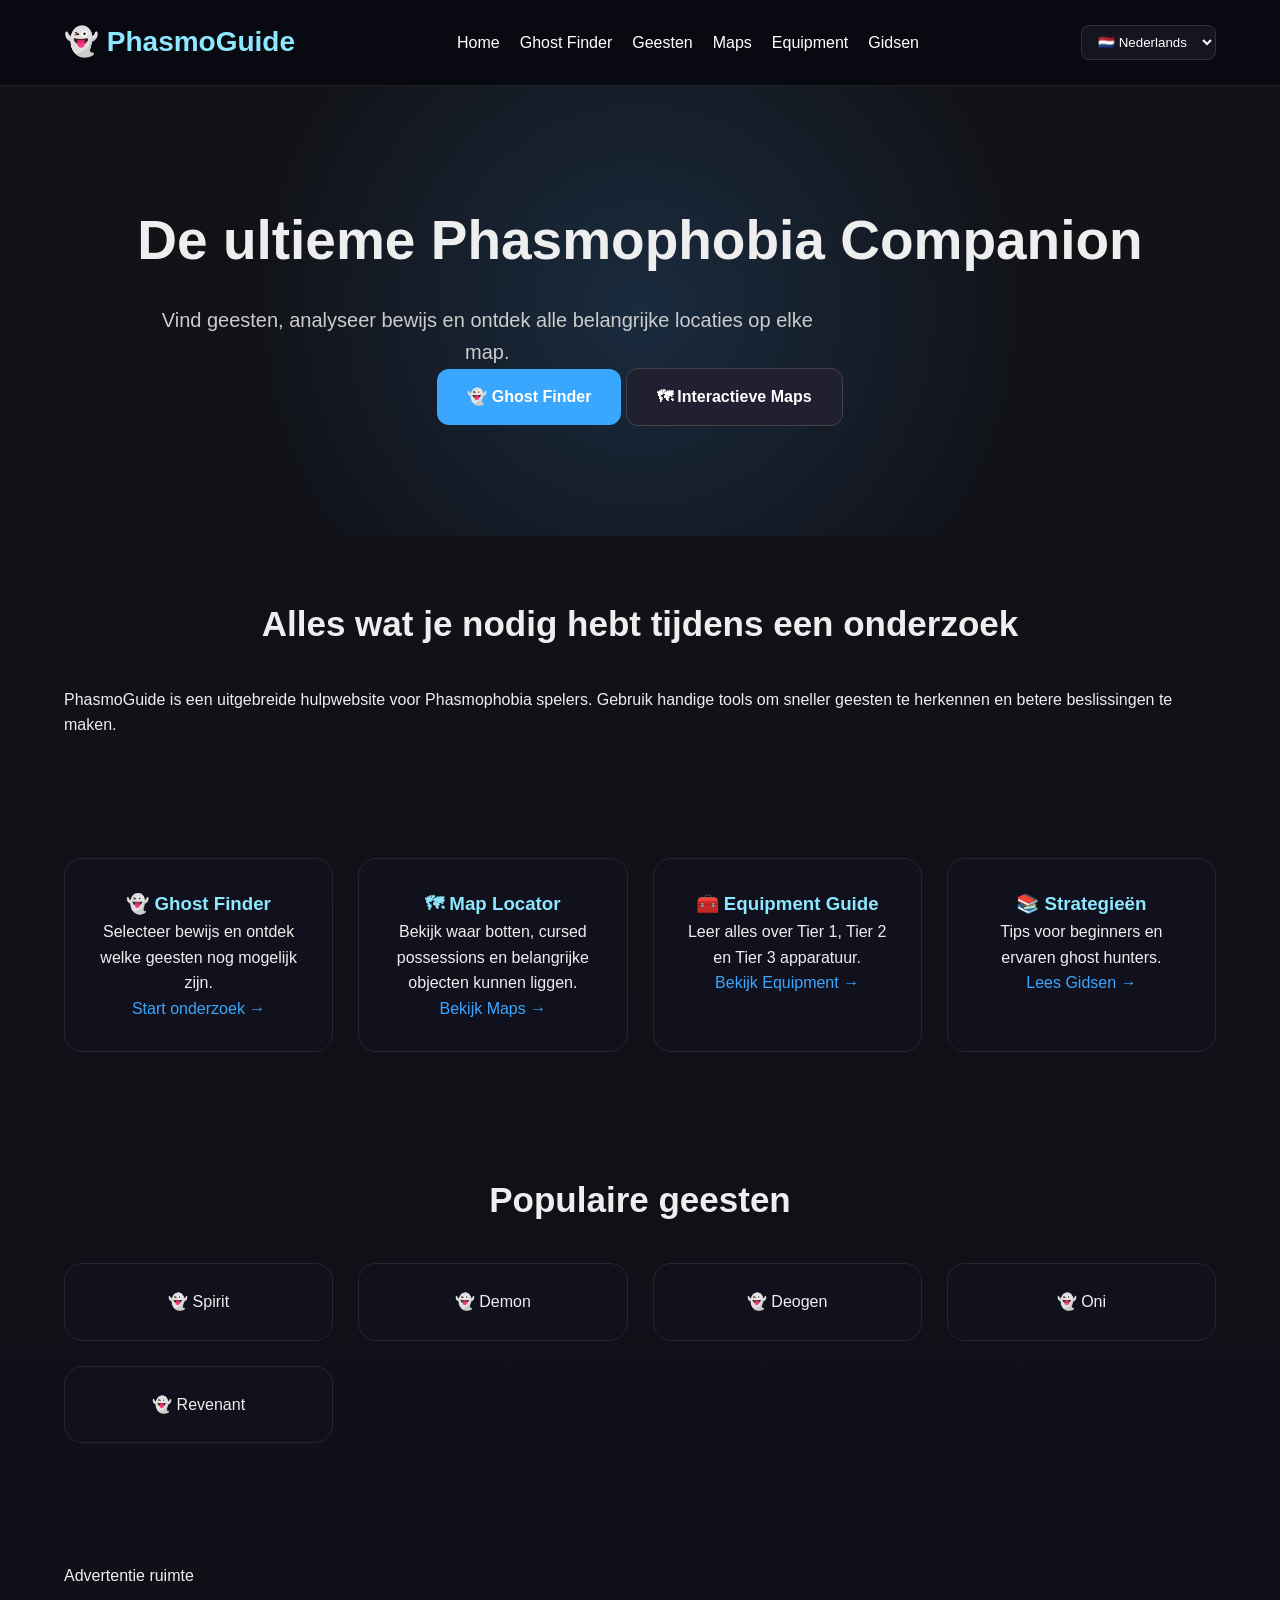
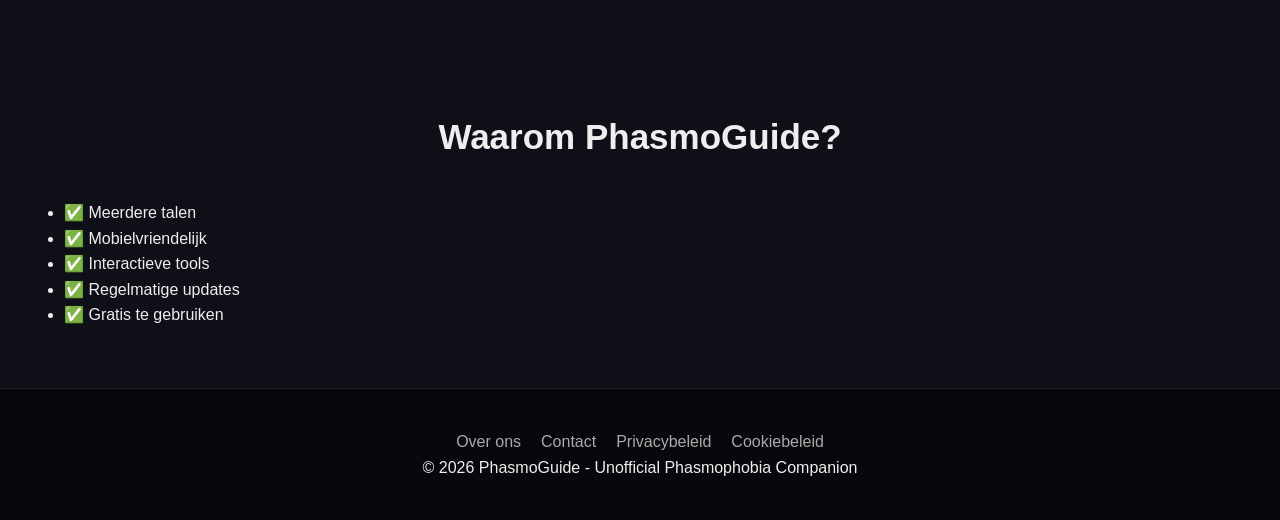
<file: Index.html>
<!DOCTYPE html>
<html lang="nl">

<head>

<meta charset="UTF-8">

<meta name="viewport" content="width=device-width, initial-scale=1.0">

<title>PhasmoGuide - Ultimate Phasmophobia Companion</title>

<meta name="description" content="PhasmoGuide helpt Phasmophobia spelers met Ghost Finder, geesten informatie, interactieve maps, equipment gidsen en strategieën.">

<meta name="keywords" content="Phasmophobia guide, Ghost Finder, Phasmophobia ghosts, Phasmophobia maps, evidence">

<meta name="author" content="PhasmoGuide">


<!-- SEO -->

<meta property="og:title" content="PhasmoGuide - Ultimate Phasmophobia Companion">

<meta property="og:description" content="Vind geesten, ontdek locaties en verbeter jouw Phasmophobia onderzoeken.">

<meta property="og:type" content="website">


<link rel="stylesheet" href="css/style.css">


</head>


<body>


<header class="header">


<div class="logo">

👻 <span>PhasmoGuide</span>

</div>



<nav class="navigation">

<a href="index.html">Home</a>

<a href="ghost-finder.html">Ghost Finder</a>

<a href="ghosts.html">Geesten</a>

<a href="maps.html">Maps</a>

<a href="equipment.html">Equipment</a>

<a href="guides.html">Gidsen</a>

</nav>



<select id="language-select">

<option value="nl">🇳🇱 Nederlands</option>

<option value="en">🇬🇧 English</option>

<option value="de">🇩🇪 Deutsch</option>

<option value="fr">🇫🇷 Français</option>

<option value="es">🇪🇸 Español</option>

</select>



</header>





<main>


<section class="hero">


<div class="hero-content">


<h1>
De ultieme Phasmophobia Companion
</h1>


<p>
Vind geesten, analyseer bewijs en ontdek alle belangrijke locaties op elke map.
</p>


<div class="hero-buttons">


<a href="ghost-finder.html" class="button">

👻 Ghost Finder

</a>



<a href="maps.html" class="button secondary">

🗺 Interactieve Maps

</a>


</div>


</div>


</section>







<section class="intro">


<h2>
Alles wat je nodig hebt tijdens een onderzoek
</h2>


<p>

PhasmoGuide is een uitgebreide hulpwebsite voor Phasmophobia spelers.
Gebruik handige tools om sneller geesten te herkennen en betere beslissingen te maken.

</p>


</section>







<section class="features">


<div class="card">


<h3>👻 Ghost Finder</h3>


<p>

Selecteer bewijs en ontdek welke geesten nog mogelijk zijn.

</p>


<a href="ghost-finder.html">
Start onderzoek →
</a>


</div>





<div class="card">


<h3>🗺 Map Locator</h3>


<p>

Bekijk waar botten, cursed possessions en belangrijke objecten kunnen liggen.

</p>


<a href="maps.html">
Bekijk Maps →
</a>


</div>





<div class="card">


<h3>🧰 Equipment Guide</h3>


<p>

Leer alles over Tier 1, Tier 2 en Tier 3 apparatuur.

</p>


<a href="equipment.html">
Bekijk Equipment →
</a>


</div>





<div class="card">


<h3>📚 Strategieën</h3>


<p>

Tips voor beginners en ervaren ghost hunters.

</p>


<a href="guides.html">
Lees Gidsen →
</a>


</div>


</section>







<section class="popular">


<h2>
Populaire geesten
</h2>



<div class="ghost-grid">


<div class="ghost-card">

👻 Spirit

</div>


<div class="ghost-card">

👻 Demon

</div>


<div class="ghost-card">

👻 Deogen

</div>


<div class="ghost-card">

👻 Oni

</div>


<div class="ghost-card">

👻 Revenant

</div>


</div>


</section>







<section class="advertisement">


<div>

Advertentie ruimte

</div>


</section>







<section class="why">


<h2>
Waarom PhasmoGuide?
</h2>


<ul>

<li>✅ Meerdere talen</li>

<li>✅ Mobielvriendelijk</li>

<li>✅ Interactieve tools</li>

<li>✅ Regelmatige updates</li>

<li>✅ Gratis te gebruiken</li>

</ul>


</section>






</main>







<footer>


<div class="footer-links">


<a href="about.html">
Over ons
</a>


<a href="contact.html">
Contact
</a>


<a href="privacy.html">
Privacybeleid
</a>


<a href="cookies.html">
Cookiebeleid
</a>


</div>



<p>

© 2026 PhasmoGuide - Unofficial Phasmophobia Companion

</p>



</footer>





<script src="js/app.js"></script>

<script src="js/language.js"></script>



</body>

</html>
</file>
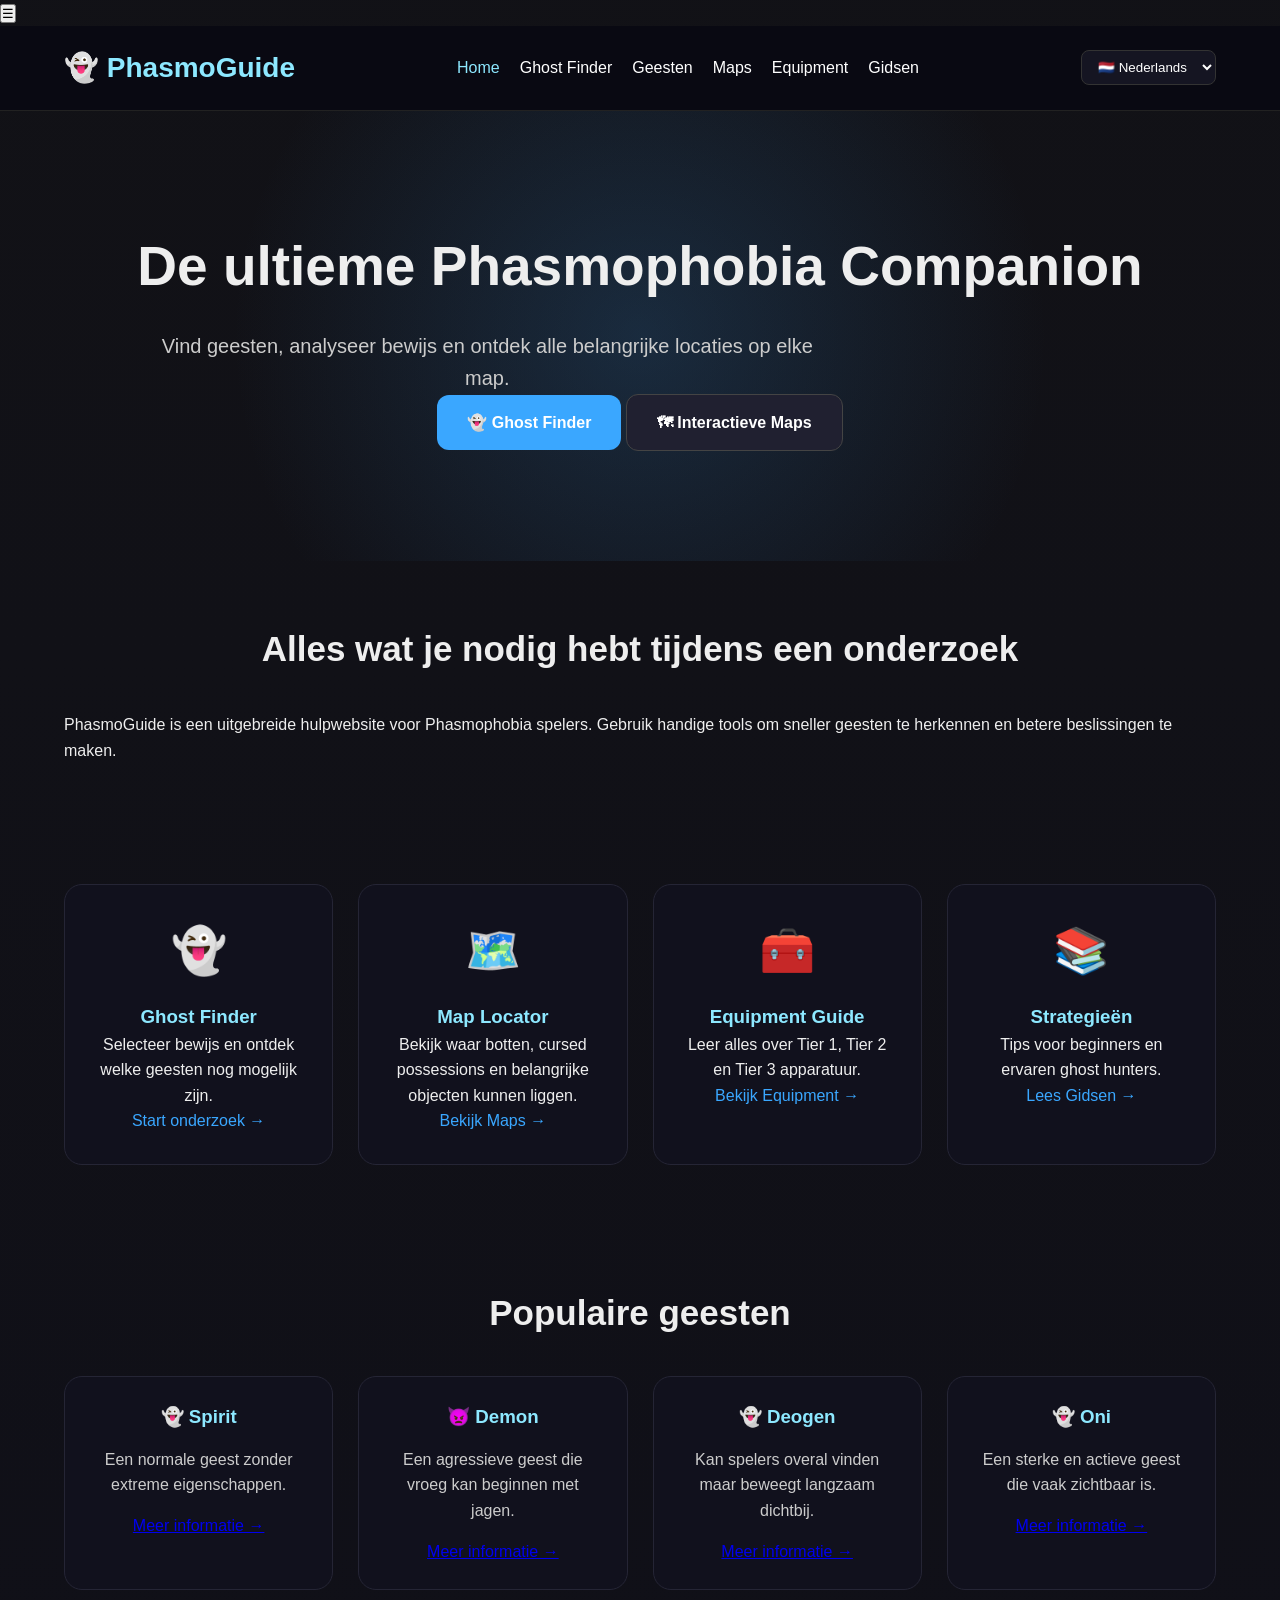
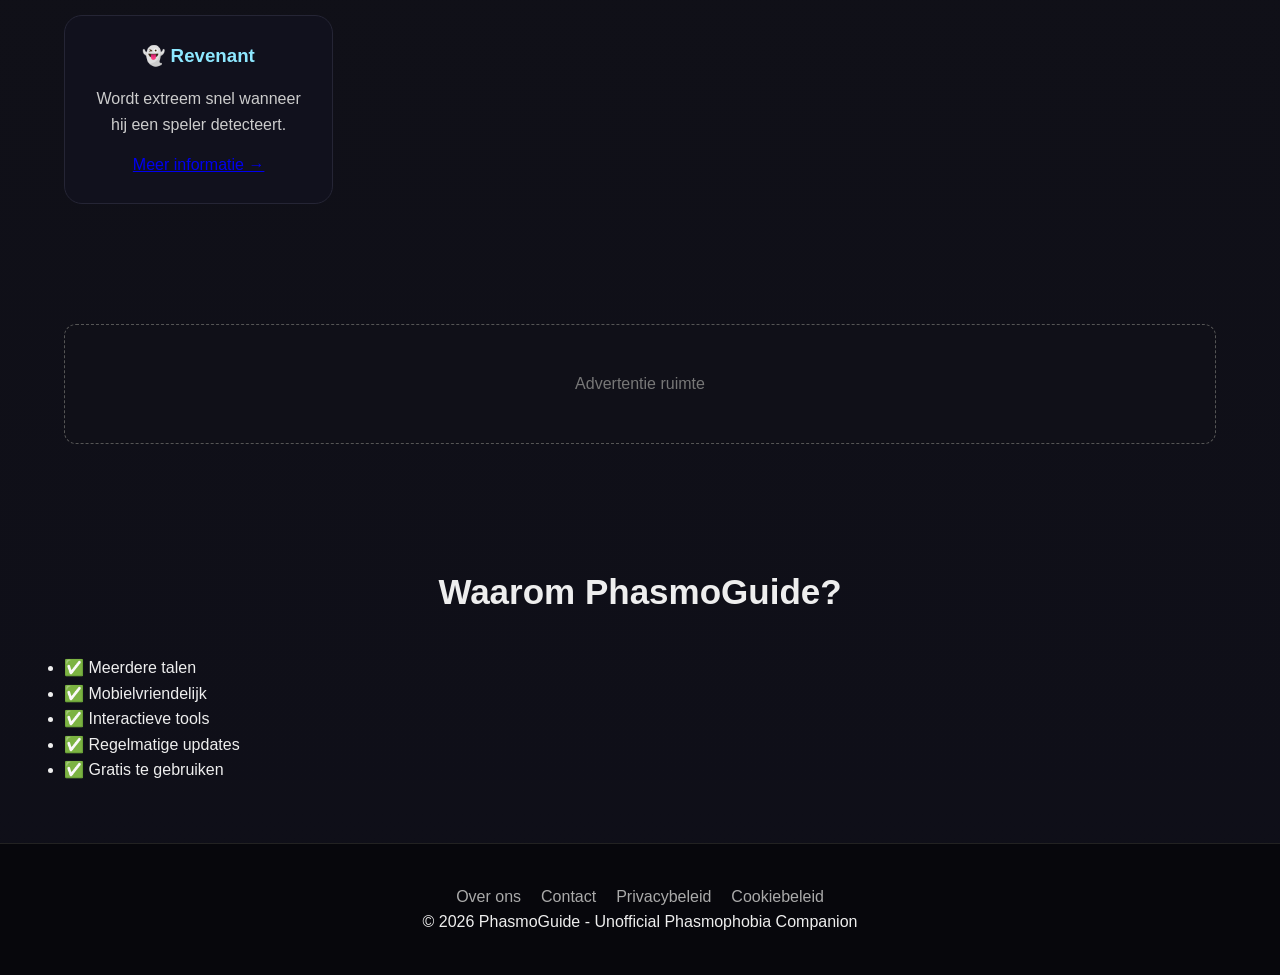
<file: index.html>
<!DOCTYPE html>
<html lang="nl">

<head>

<meta charset="UTF-8">

<meta name="viewport" content="width=device-width, initial-scale=1.0">

<title data-i18n="site.title">
PhasmoGuide - Ultimate Phasmophobia Companion
</title>

<meta name="description" content="PhasmoGuide helpt Phasmophobia spelers met Ghost Finder, geesten informatie, interactieve maps, equipment gidsen en strategieën.">

<meta name="keywords" content="Phasmophobia guide, Ghost Finder, Phasmophobia ghosts, Phasmophobia maps, evidence">

<meta name="author" content="PhasmoGuide">

<meta name="theme-color" content="#111827">


<!-- Open Graph -->

<meta property="og:title" content="PhasmoGuide - Ultimate Phasmophobia Companion">

<meta property="og:description" content="Vind geesten, ontdek locaties en verbeter jouw Phasmophobia onderzoeken.">

<meta property="og:type" content="website">


<!-- Favicon -->

<link rel="icon" href="images/favicon.png">


<!-- CSS -->

<link rel="stylesheet" href="css/style.css">


</head>



<body>


<!-- Mobile menu knop -->

<button 
class="menu-toggle" 
id="menu-toggle"
aria-label="Open menu">

☰

</button>



<header class="header">


<a href="index.html" class="logo">

👻 <span>PhasmoGuide</span>

</a>




<nav class="navigation" id="navigation">


<a href="index.html" class="active" data-i18n="nav.home">

Home

</a>


<a href="ghost-finder.html" data-i18n="nav.finder">

Ghost Finder

</a>


<a href="ghosts.html" data-i18n="nav.ghosts">

Geesten

</a>


<a href="maps.html" data-i18n="nav.maps">

Maps

</a>


<a href="equipment.html" data-i18n="nav.equipment">

Equipment

</a>


<a href="guides.html" data-i18n="nav.guides">

Gidsen

</a>


</nav>





<div class="language-container">


<label for="language-select" class="sr-only">

Language

</label>


<select id="language-select">


<option value="nl">
🇳🇱 Nederlands
</option>


<option value="en">
🇬🇧 English
</option>


<option value="de">
🇩🇪 Deutsch
</option>


<option value="fr">
🇫🇷 Français
</option>


<option value="es">
🇪🇸 Español
</option>


</select>


</div>



</header>





<main>


<section class="hero">


<div class="hero-content">


<h1 data-i18n="hero.title">

De ultieme Phasmophobia Companion

</h1>



<p data-i18n="hero.description">

Vind geesten, analyseer bewijs en ontdek alle belangrijke locaties op elke map.

</p>




<div class="hero-buttons">


<a href="ghost-finder.html" class="button">


👻 
<span data-i18n="hero.button.finder">

Ghost Finder

</span>


</a>




<a href="maps.html" class="button secondary">


🗺

<span data-i18n="hero.button.maps">

Interactieve Maps

</span>


</a>



</div>


</div>


</section>

<section class="intro">


<h2 data-i18n="intro.title">

Alles wat je nodig hebt tijdens een onderzoek

</h2>



<p data-i18n="intro.description">

PhasmoGuide is een uitgebreide hulpwebsite voor Phasmophobia spelers.
Gebruik handige tools om sneller geesten te herkennen en betere beslissingen te maken.

</p>


</section>







<section class="features">



<div class="card">


<div class="card-icon">
👻
</div>


<h3 data-i18n="feature.ghostfinder.title">

Ghost Finder

</h3>



<p data-i18n="feature.ghostfinder.description">

Selecteer bewijs en ontdek welke geesten nog mogelijk zijn.

</p>



<a href="ghost-finder.html" data-i18n="feature.ghostfinder.button">

Start onderzoek →

</a>


</div>







<div class="card">


<div class="card-icon">
🗺️
</div>


<h3 data-i18n="feature.maps.title">

Map Locator

</h3>



<p data-i18n="feature.maps.description">

Bekijk waar botten, cursed possessions en belangrijke objecten kunnen liggen.

</p>



<a href="maps.html" data-i18n="feature.maps.button">

Bekijk Maps →

</a>


</div>







<div class="card">


<div class="card-icon">
🧰
</div>


<h3 data-i18n="feature.equipment.title">

Equipment Guide

</h3>



<p data-i18n="feature.equipment.description">

Leer alles over Tier 1, Tier 2 en Tier 3 apparatuur.

</p>



<a href="equipment.html" data-i18n="feature.equipment.button">

Bekijk Equipment →

</a>


</div>







<div class="card">


<div class="card-icon">
📚
</div>


<h3 data-i18n="feature.guides.title">

Strategieën

</h3>



<p data-i18n="feature.guides.description">

Tips voor beginners en ervaren ghost hunters.

</p>



<a href="guides.html" data-i18n="feature.guides.button">

Lees Gidsen →

</a>


</div>



</section>









<section class="popular">


<h2 data-i18n="popular.title">

Populaire geesten

</h2>





<div class="ghost-grid">





<div class="ghost-card">


<h3>

👻 Spirit

</h3>


<p data-i18n="ghost.spirit">

Een normale geest zonder extreme eigenschappen.

</p>


<a href="ghosts.html#spirit">

Meer informatie →

</a>


</div>







<div class="ghost-card">


<h3>

👿 Demon

</h3>


<p data-i18n="ghost.demon">

Een agressieve geest die vroeg kan beginnen met jagen.

</p>


<a href="ghosts.html#demon">

Meer informatie →

</a>


</div>







<div class="ghost-card">


<h3>

👻 Deogen

</h3>


<p data-i18n="ghost.deogen">

Kan spelers overal vinden maar beweegt langzaam dichtbij.

</p>


<a href="ghosts.html#deogen">

Meer informatie →

</a>


</div>







<div class="ghost-card">


<h3>

👻 Oni

</h3>


<p data-i18n="ghost.oni">

Een sterke en actieve geest die vaak zichtbaar is.

</p>


<a href="ghosts.html#oni">

Meer informatie →

</a>


</div>







<div class="ghost-card">


<h3>

👻 Revenant

</h3>


<p data-i18n="ghost.revenant">

Wordt extreem snel wanneer hij een speler detecteert.

</p>


<a href="ghosts.html#revenant">

Meer informatie →

</a>


</div>





</div>



</section>








<section class="advertisement">


<div class="ad-placeholder">


<span data-i18n="advertisement">

Advertentie ruimte

</span>


</div>


</section>

<section class="why">


<h2 data-i18n="why.title">

Waarom PhasmoGuide?

</h2>



<ul>


<li data-i18n="why.languages">

✅ Meerdere talen

</li>


<li data-i18n="why.mobile">

✅ Mobielvriendelijk

</li>


<li data-i18n="why.tools">

✅ Interactieve tools

</li>


<li data-i18n="why.updates">

✅ Regelmatige updates

</li>


<li data-i18n="why.free">

✅ Gratis te gebruiken

</li>


</ul>


</section>





</main>







<!-- Meldingen -->

<div id="toast-container"></div>


<!-- Popups -->

<div id="modal-container"></div>








<footer>



<div class="footer-links">



<a href="about.html" data-i18n="footer.about">

Over ons

</a>



<a href="contact.html" data-i18n="footer.contact">

Contact

</a>



<a href="privacy.html" data-i18n="footer.privacy">

Privacybeleid

</a>



<a href="cookies.html" data-i18n="footer.cookies">

Cookiebeleid

</a>



</div>






<p>

© 2026 PhasmoGuide - Unofficial Phasmophobia Companion

</p>




</footer>








<!-- JavaScript -->


<script src="js/app.js" defer></script>

<script src="js/language.js" defer></script>



</body>


</html>
</file>
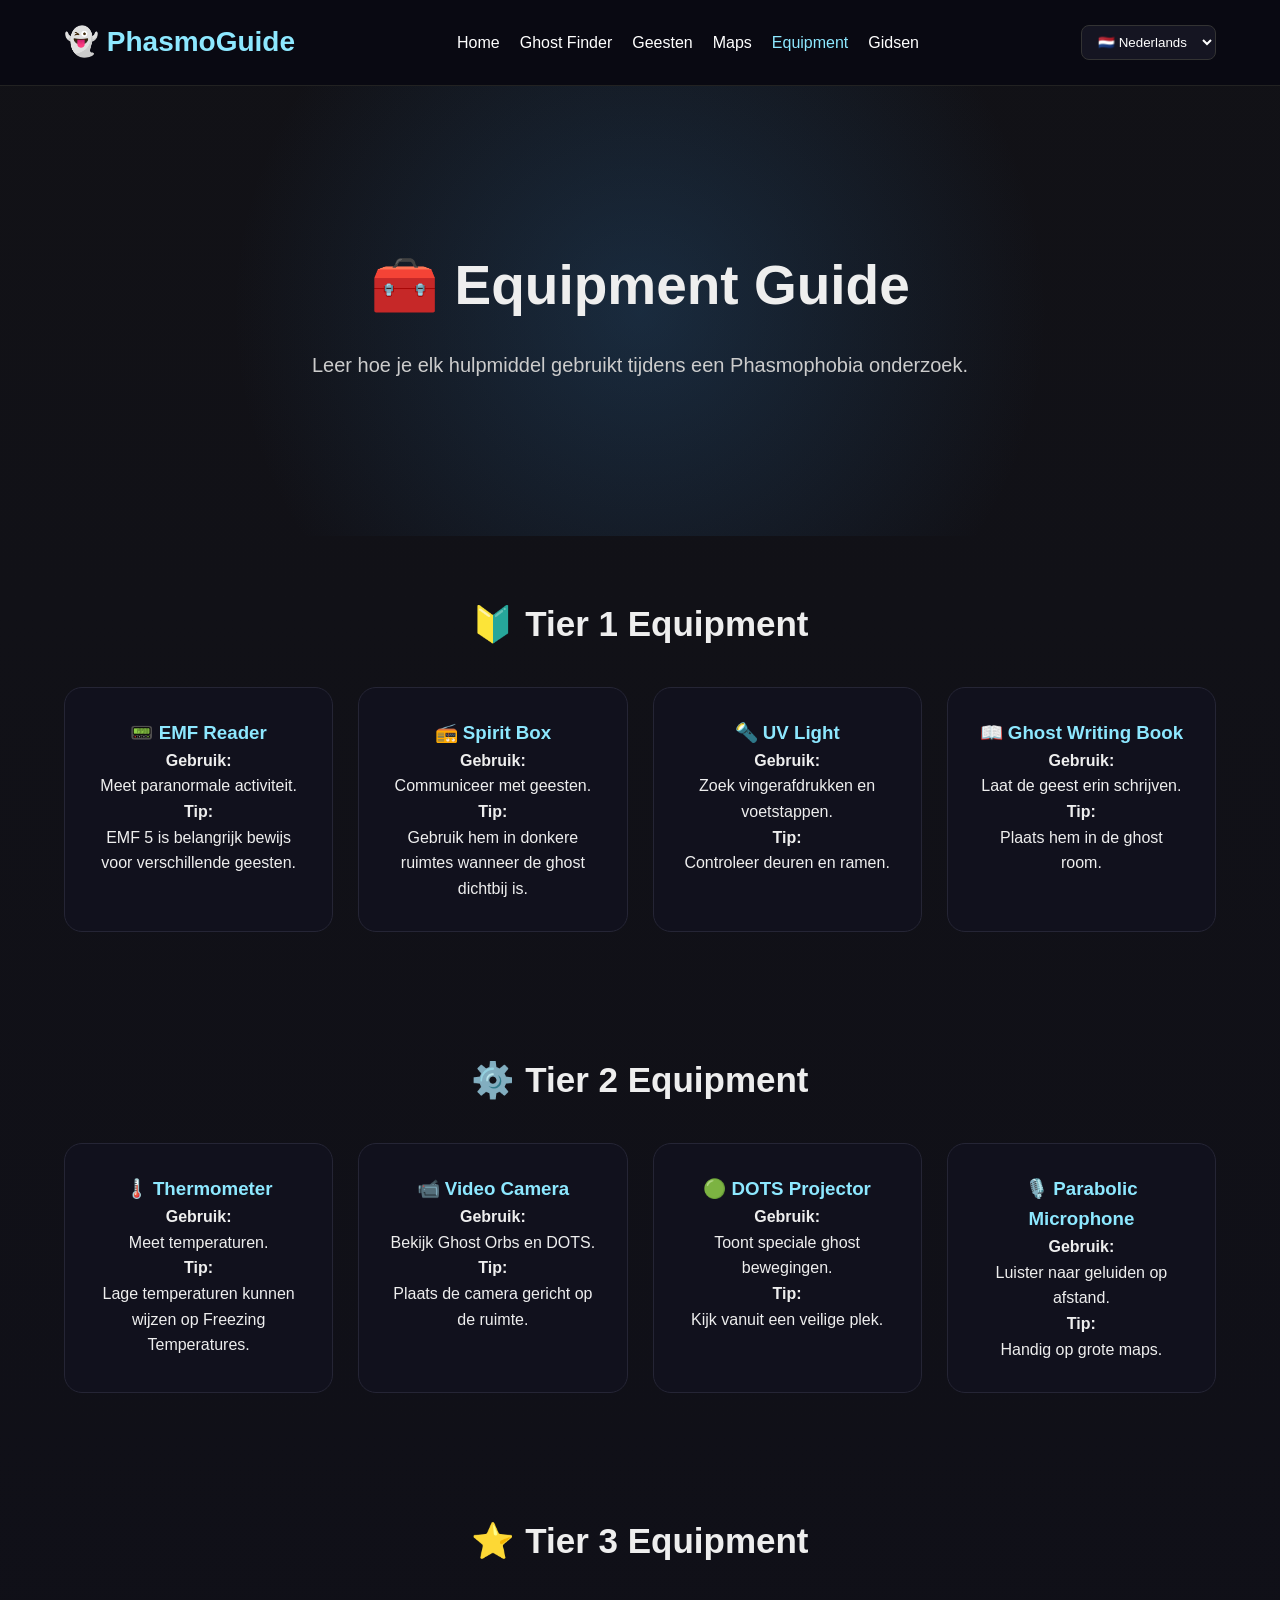
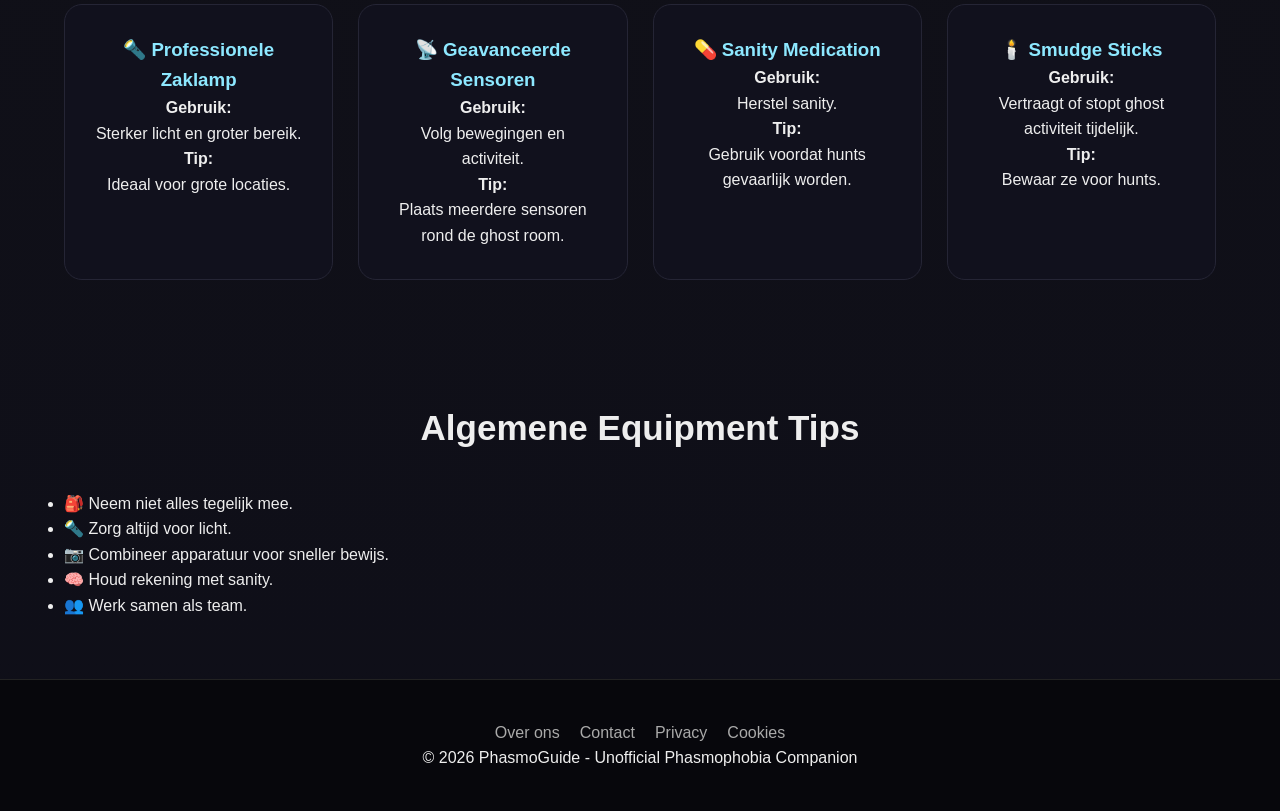
<file: equipment.html>
<!DOCTYPE html>
<html lang="nl">

<head>

<meta charset="UTF-8">

<meta name="viewport" content="width=device-width, initial-scale=1.0">

<title>PhasmoGuide - Equipment Guide</title>

<meta name="description" content="Complete Phasmophobia equipment gids met uitleg over alle hulpmiddelen en tiers.">

<link rel="stylesheet" href="css/style.css">

</head>


<body>


<header class="header">


<a href="index.html" class="logo">

👻 <span>PhasmoGuide</span>

</a>



<nav class="navigation">


<a href="index.html">
Home
</a>


<a href="ghost-finder.html">
Ghost Finder
</a>


<a href="ghosts.html">
Geesten
</a>


<a href="maps.html">
Maps
</a>


<a href="equipment.html" class="active">
Equipment
</a>


<a href="guides.html">
Gidsen
</a>


</nav>



<select id="language-select">

<option value="nl">
🇳🇱 Nederlands
</option>

<option value="en">
🇬🇧 English
</option>

<option value="de">
🇩🇪 Deutsch
</option>

<option value="fr">
🇫🇷 Français
</option>

<option value="es">
🇪🇸 Español
</option>

</select>



</header>






<main>



<section class="hero">


<div class="hero-content">


<h1>
🧰 Equipment Guide
</h1>


<p>
Leer hoe je elk hulpmiddel gebruikt tijdens een Phasmophobia onderzoek.
</p>


</div>


</section>








<section>


<h2>
🔰 Tier 1 Equipment
</h2>



<div class="features">



<div class="card">

<h3>📟 EMF Reader</h3>

<p>
<strong>Gebruik:</strong><br>
Meet paranormale activiteit.
</p>

<p>
<strong>Tip:</strong><br>
EMF 5 is belangrijk bewijs voor verschillende geesten.
</p>

</div>





<div class="card">

<h3>📻 Spirit Box</h3>

<p>
<strong>Gebruik:</strong><br>
Communiceer met geesten.
</p>

<p>
<strong>Tip:</strong><br>
Gebruik hem in donkere ruimtes wanneer de ghost dichtbij is.
</p>

</div>





<div class="card">

<h3>🔦 UV Light</h3>

<p>
<strong>Gebruik:</strong><br>
Zoek vingerafdrukken en voetstappen.
</p>

<p>
<strong>Tip:</strong><br>
Controleer deuren en ramen.
</p>

</div>





<div class="card">

<h3>📖 Ghost Writing Book</h3>

<p>
<strong>Gebruik:</strong><br>
Laat de geest erin schrijven.
</p>

<p>
<strong>Tip:</strong><br>
Plaats hem in de ghost room.
</p>

</div>


</div>


</section>








<section>


<h2>
⚙️ Tier 2 Equipment
</h2>



<div class="features">



<div class="card">

<h3>🌡️ Thermometer</h3>

<p>
<strong>Gebruik:</strong><br>
Meet temperaturen.
</p>

<p>
<strong>Tip:</strong><br>
Lage temperaturen kunnen wijzen op Freezing Temperatures.
</p>

</div>





<div class="card">

<h3>📹 Video Camera</h3>

<p>
<strong>Gebruik:</strong><br>
Bekijk Ghost Orbs en DOTS.
</p>

<p>
<strong>Tip:</strong><br>
Plaats de camera gericht op de ruimte.
</p>

</div>





<div class="card">

<h3>🟢 DOTS Projector</h3>

<p>
<strong>Gebruik:</strong><br>
Toont speciale ghost bewegingen.
</p>

<p>
<strong>Tip:</strong><br>
Kijk vanuit een veilige plek.
</p>

</div>





<div class="card">

<h3>🎙️ Parabolic Microphone</h3>

<p>
<strong>Gebruik:</strong><br>
Luister naar geluiden op afstand.
</p>

<p>
<strong>Tip:</strong><br>
Handig op grote maps.
</p>

</div>


</div>


</section>









<section>


<h2>
⭐ Tier 3 Equipment
</h2>



<div class="features">



<div class="card">

<h3>🔦 Professionele Zaklamp</h3>

<p>
<strong>Gebruik:</strong><br>
Sterker licht en groter bereik.
</p>

<p>
<strong>Tip:</strong><br>
Ideaal voor grote locaties.
</p>

</div>





<div class="card">

<h3>📡 Geavanceerde Sensoren</h3>

<p>
<strong>Gebruik:</strong><br>
Volg bewegingen en activiteit.
</p>

<p>
<strong>Tip:</strong><br>
Plaats meerdere sensoren rond de ghost room.
</p>

</div>





<div class="card">

<h3>💊 Sanity Medication</h3>

<p>
<strong>Gebruik:</strong><br>
Herstel sanity.
</p>

<p>
<strong>Tip:</strong><br>
Gebruik voordat hunts gevaarlijk worden.
</p>

</div>



<div class="card">

<h3>🕯️ Smudge Sticks</h3>

<p>
<strong>Gebruik:</strong><br>
Vertraagt of stopt ghost activiteit tijdelijk.
</p>

<p>
<strong>Tip:</strong><br>
Bewaar ze voor hunts.
</p>

</div>



</div>


</section>








<section class="why">


<h2>
Algemene Equipment Tips
</h2>


<ul>

<li>
🎒 Neem niet alles tegelijk mee.
</li>

<li>
🔦 Zorg altijd voor licht.
</li>

<li>
📷 Combineer apparatuur voor sneller bewijs.
</li>

<li>
🧠 Houd rekening met sanity.
</li>

<li>
👥 Werk samen als team.
</li>


</ul>


</section>






</main>







<footer>


<div class="footer-links">


<a href="about.html">
Over ons
</a>


<a href="contact.html">
Contact
</a>


<a href="privacy.html">
Privacy
</a>


<a href="cookies.html">
Cookies
</a>


</div>



<p>

© 2026 PhasmoGuide - Unofficial Phasmophobia Companion

</p>


</footer>






<script src="js/app.js" defer></script>

<script src="js/language.js" defer></script>


</body>

</html>
</file>
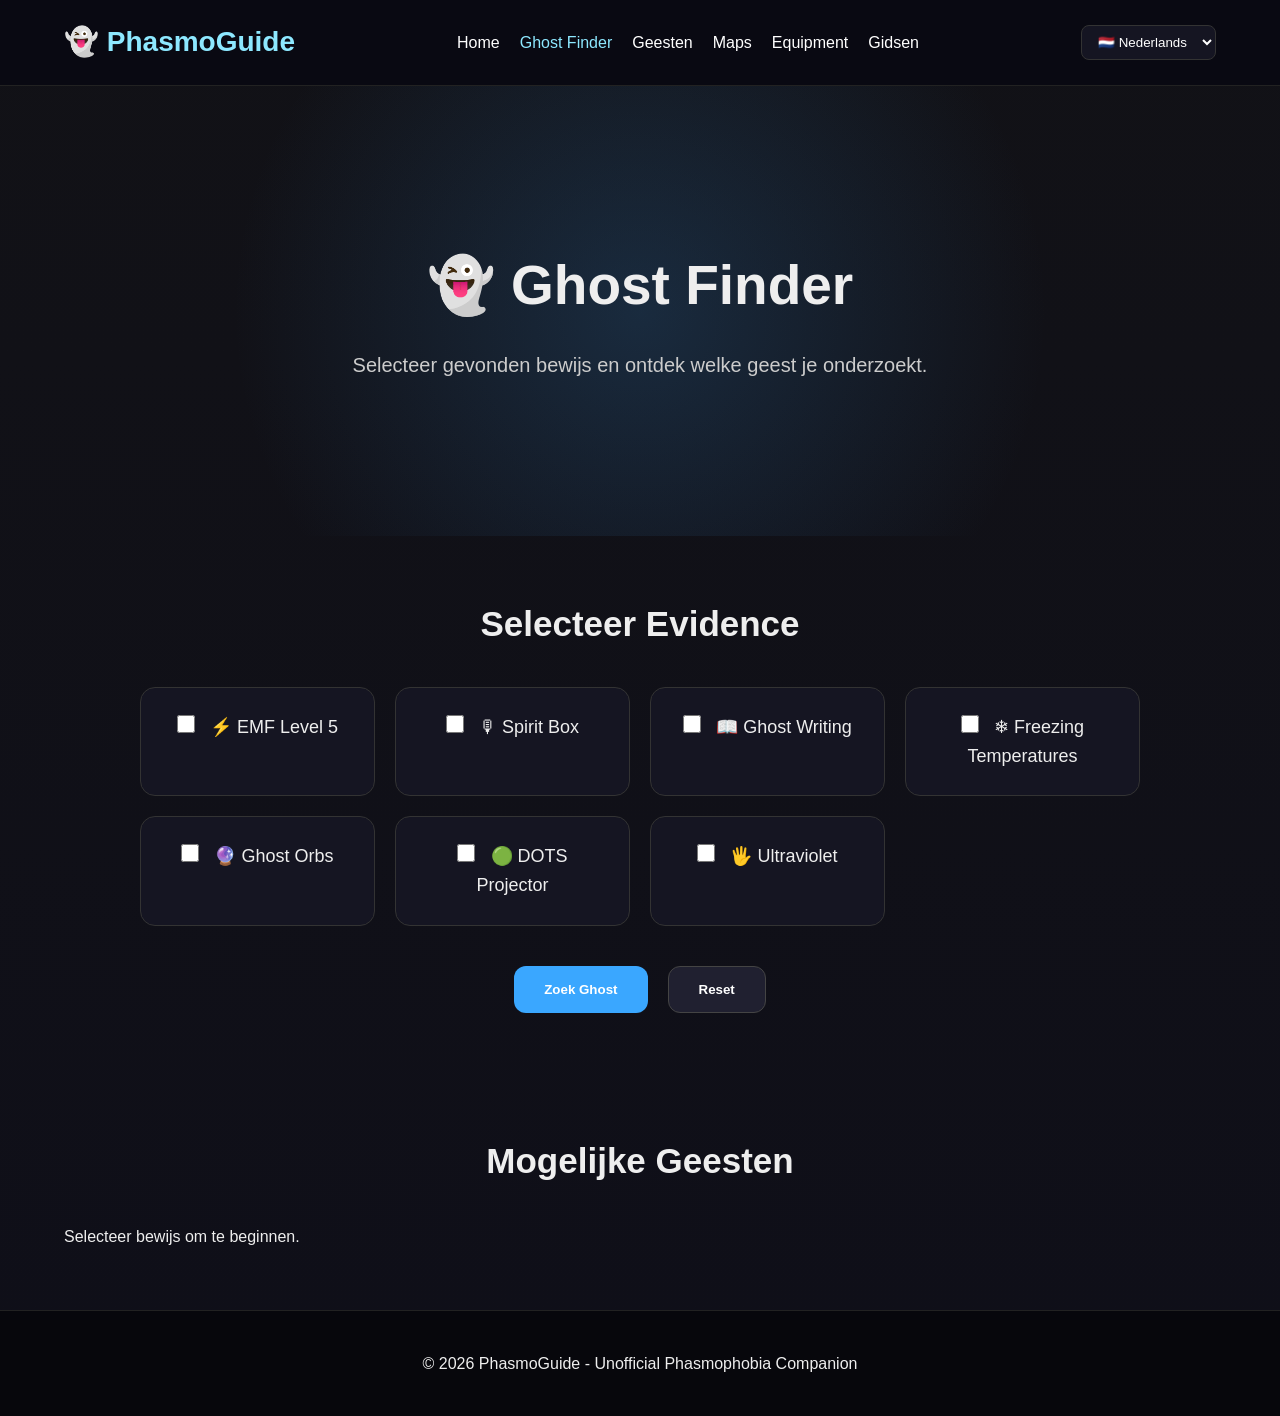
<file: ghost-finder.html>
<!DOCTYPE html>
<html lang="nl">

<head>

<meta charset="UTF-8">

<meta name="viewport" content="width=device-width, initial-scale=1.0">

<title>PhasmoGuide - Ghost Finder</title>

<meta name="description" content="Vind Phasmophobia geesten door bewijs te selecteren.">

<link rel="stylesheet" href="css/style.css">

</head>


<body>


<header class="header">


<a href="index.html" class="logo">

👻 <span>PhasmoGuide</span>

</a>



<nav class="navigation">


<a href="index.html">
Home
</a>


<a href="ghost-finder.html" class="active">
Ghost Finder
</a>


<a href="ghosts.html">
Geesten
</a>


<a href="maps.html">
Maps
</a>


<a href="equipment.html">
Equipment
</a>


<a href="guides.html">
Gidsen
</a>


</nav>




<select id="language-select">

<option value="nl">
🇳🇱 Nederlands
</option>

<option value="en">
🇬🇧 English
</option>

<option value="de">
🇩🇪 Deutsch
</option>

<option value="fr">
🇫🇷 Français
</option>

<option value="es">
🇪🇸 Español
</option>

</select>



</header>





<main>


<section class="hero">


<div class="hero-content">


<h1>

👻 Ghost Finder

</h1>


<p>

Selecteer gevonden bewijs en ontdek welke geest je onderzoekt.

</p>


</div>


</section>







<section>


<h2>

Selecteer Evidence

</h2>




<div class="evidence-grid">



<label class="evidence-card">

<input type="checkbox" value="EMF5">

<span>
⚡ EMF Level 5
</span>

</label>




<label class="evidence-card">

<input type="checkbox" value="SpiritBox">

<span>
🎙 Spirit Box
</span>

</label>




<label class="evidence-card">

<input type="checkbox" value="Writing">

<span>
📖 Ghost Writing
</span>

</label>




<label class="evidence-card">

<input type="checkbox" value="Freezing">

<span>
❄ Freezing Temperatures
</span>

</label>




<label class="evidence-card">

<input type="checkbox" value="Orbs">

<span>
🔮 Ghost Orbs
</span>

</label>




<label class="evidence-card">

<input type="checkbox" value="DOTS">

<span>
🟢 DOTS Projector
</span>

</label>




<label class="evidence-card">

<input type="checkbox" value="UV">

<span>
🖐 Ultraviolet
</span>

</label>



</div>





<div class="finder-buttons">


<button id="find-button" class="button">

Zoek Ghost

</button>



<button id="reset-button" class="button secondary">

Reset

</button>


</div>



</section>








<section>


<h2>

Mogelijke Geesten

</h2>



<div id="ghost-results" class="ghost-grid">


<p>

Selecteer bewijs om te beginnen.

</p>


</div>


</section>




</main>






<footer>


<p>

© 2026 PhasmoGuide - Unofficial Phasmophobia Companion

</p>


</footer>




<script src="js/app.js" defer></script>

<script src="js/language.js" defer></script>

<script src="js/ghost-finder.js" defer></script>



</body>


</html>
</file>
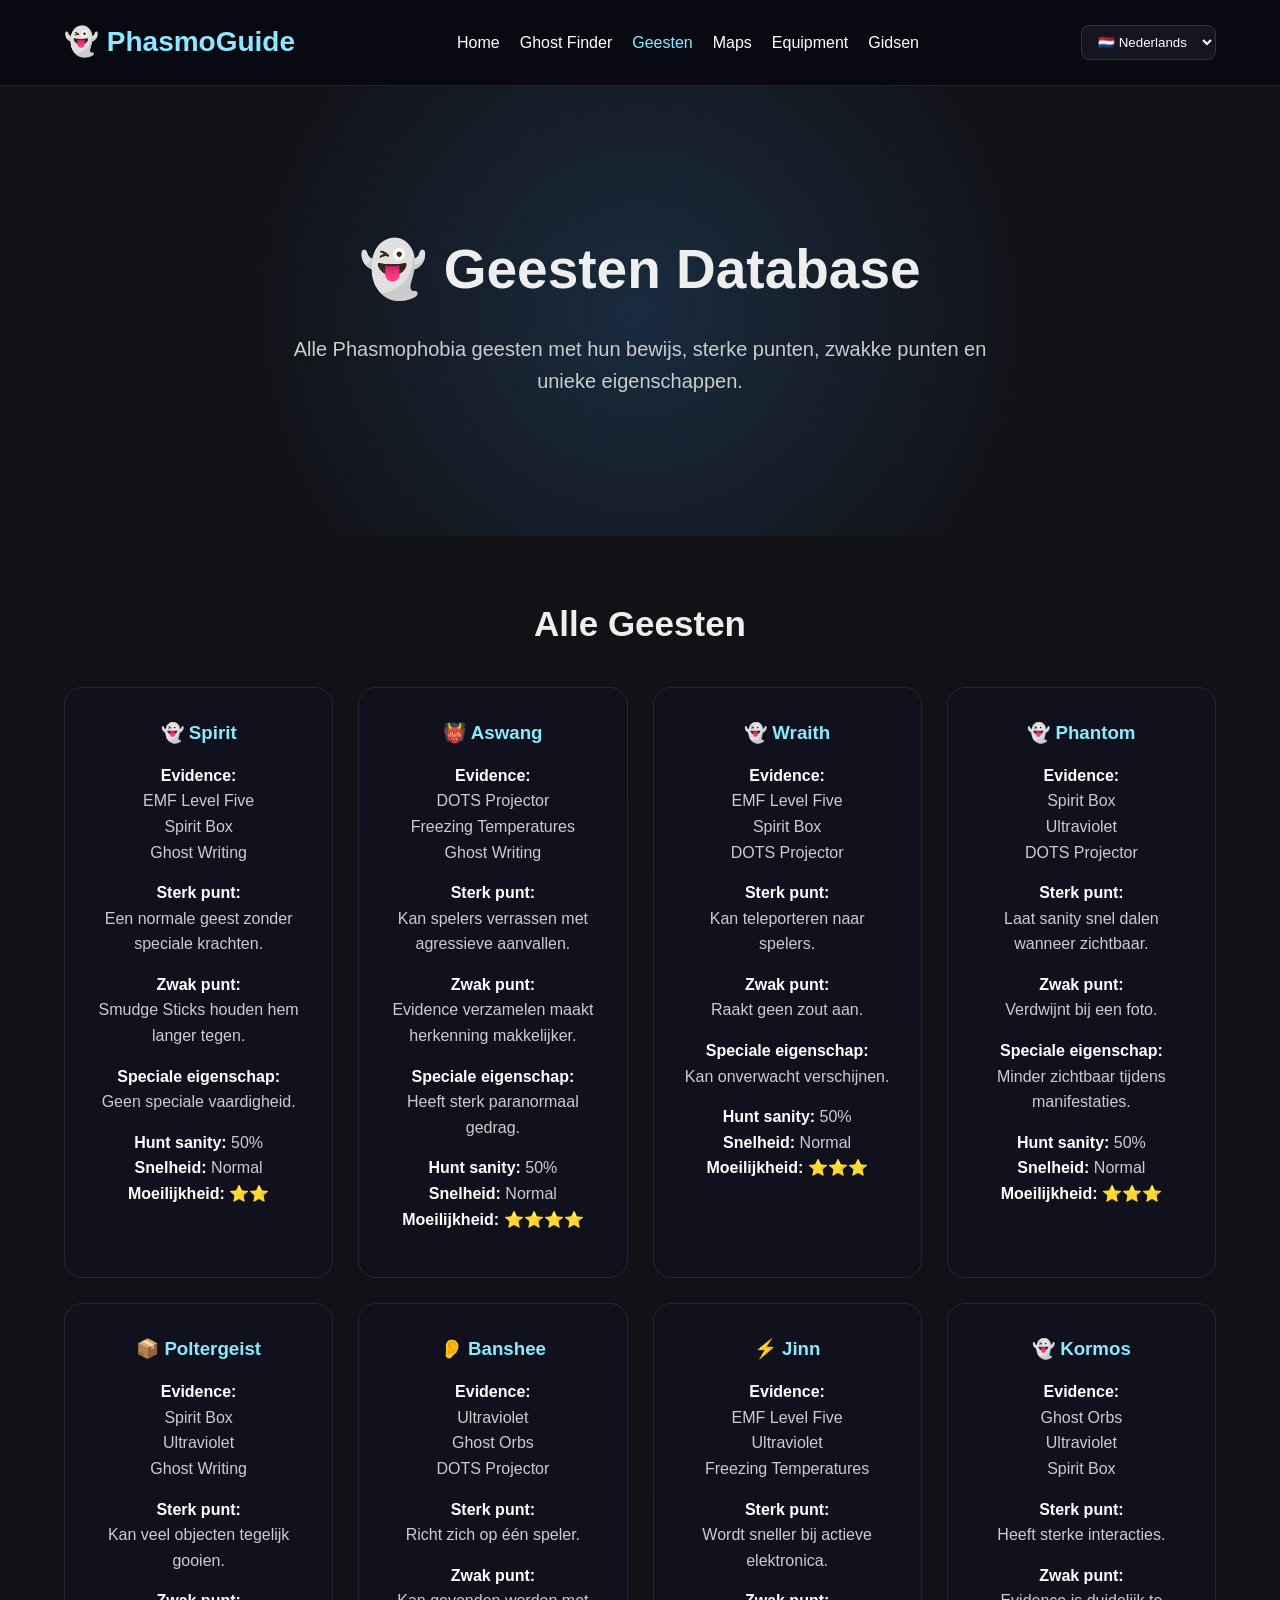
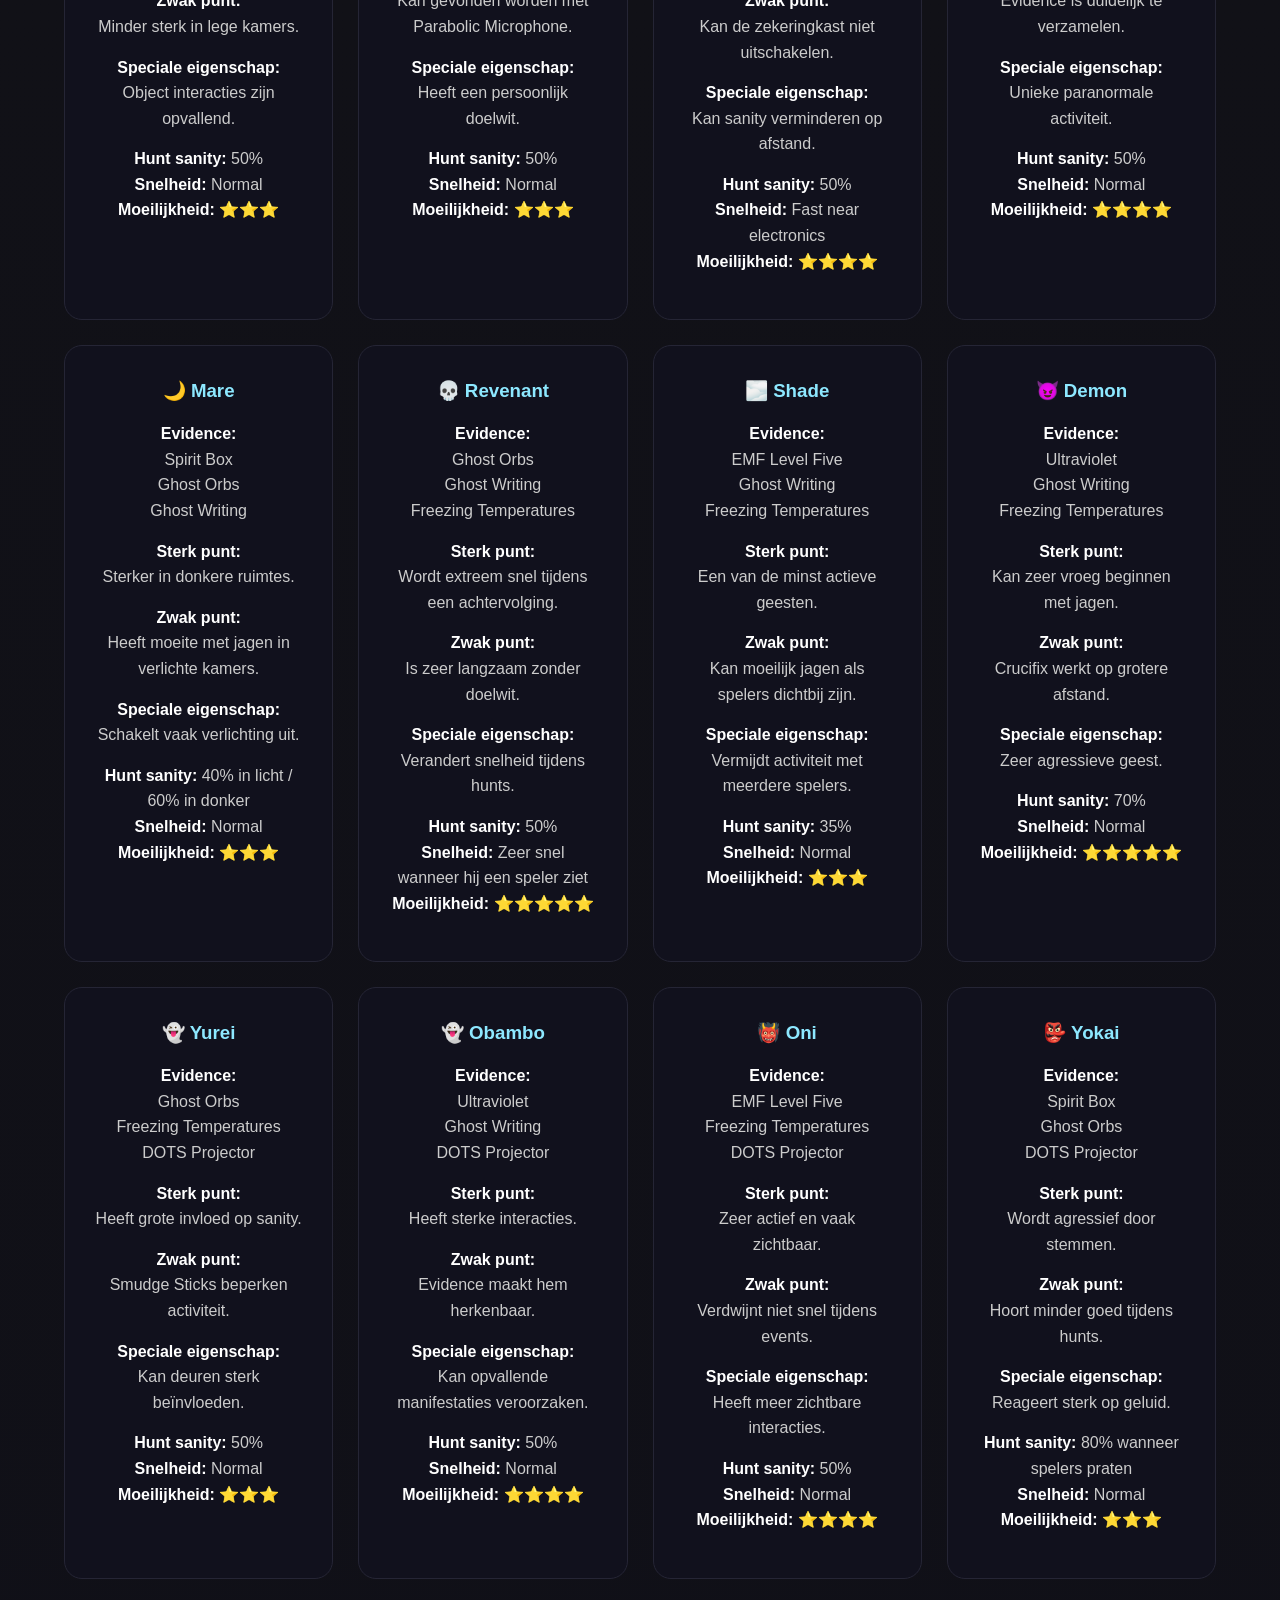
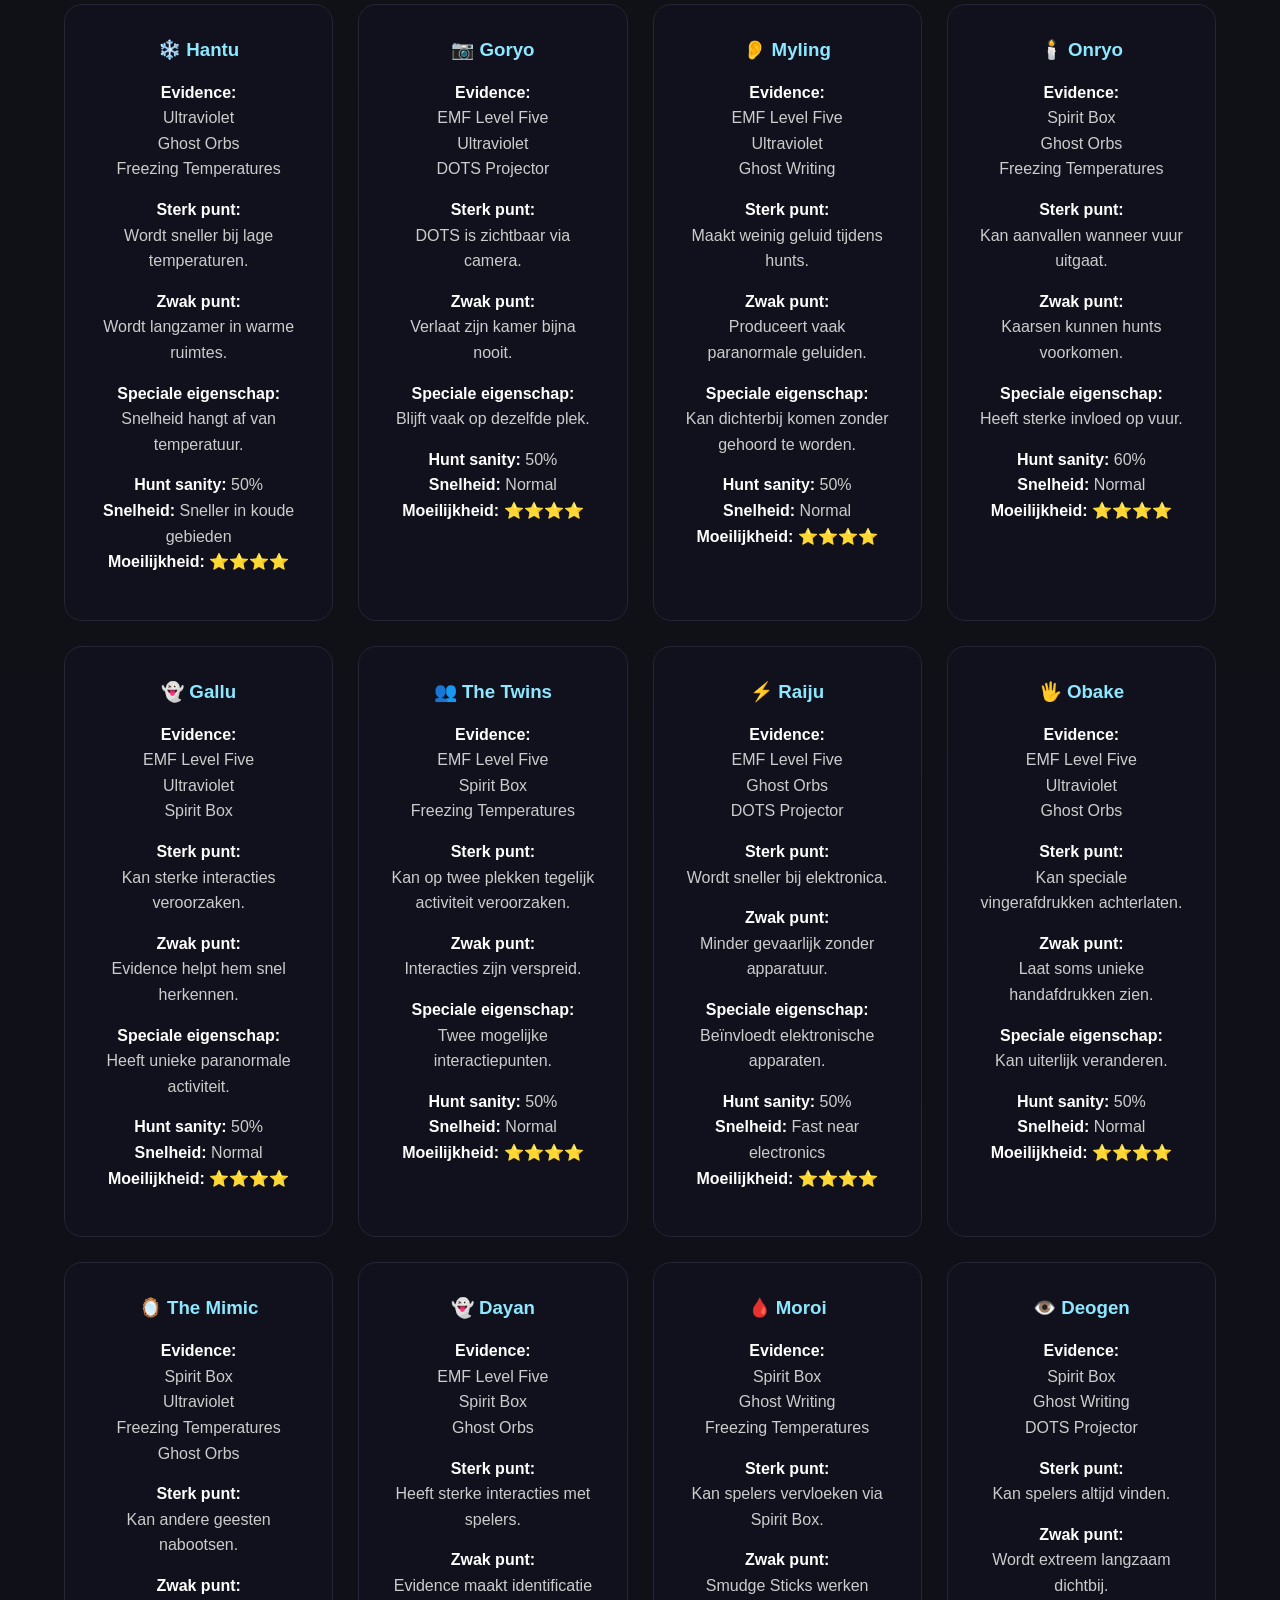
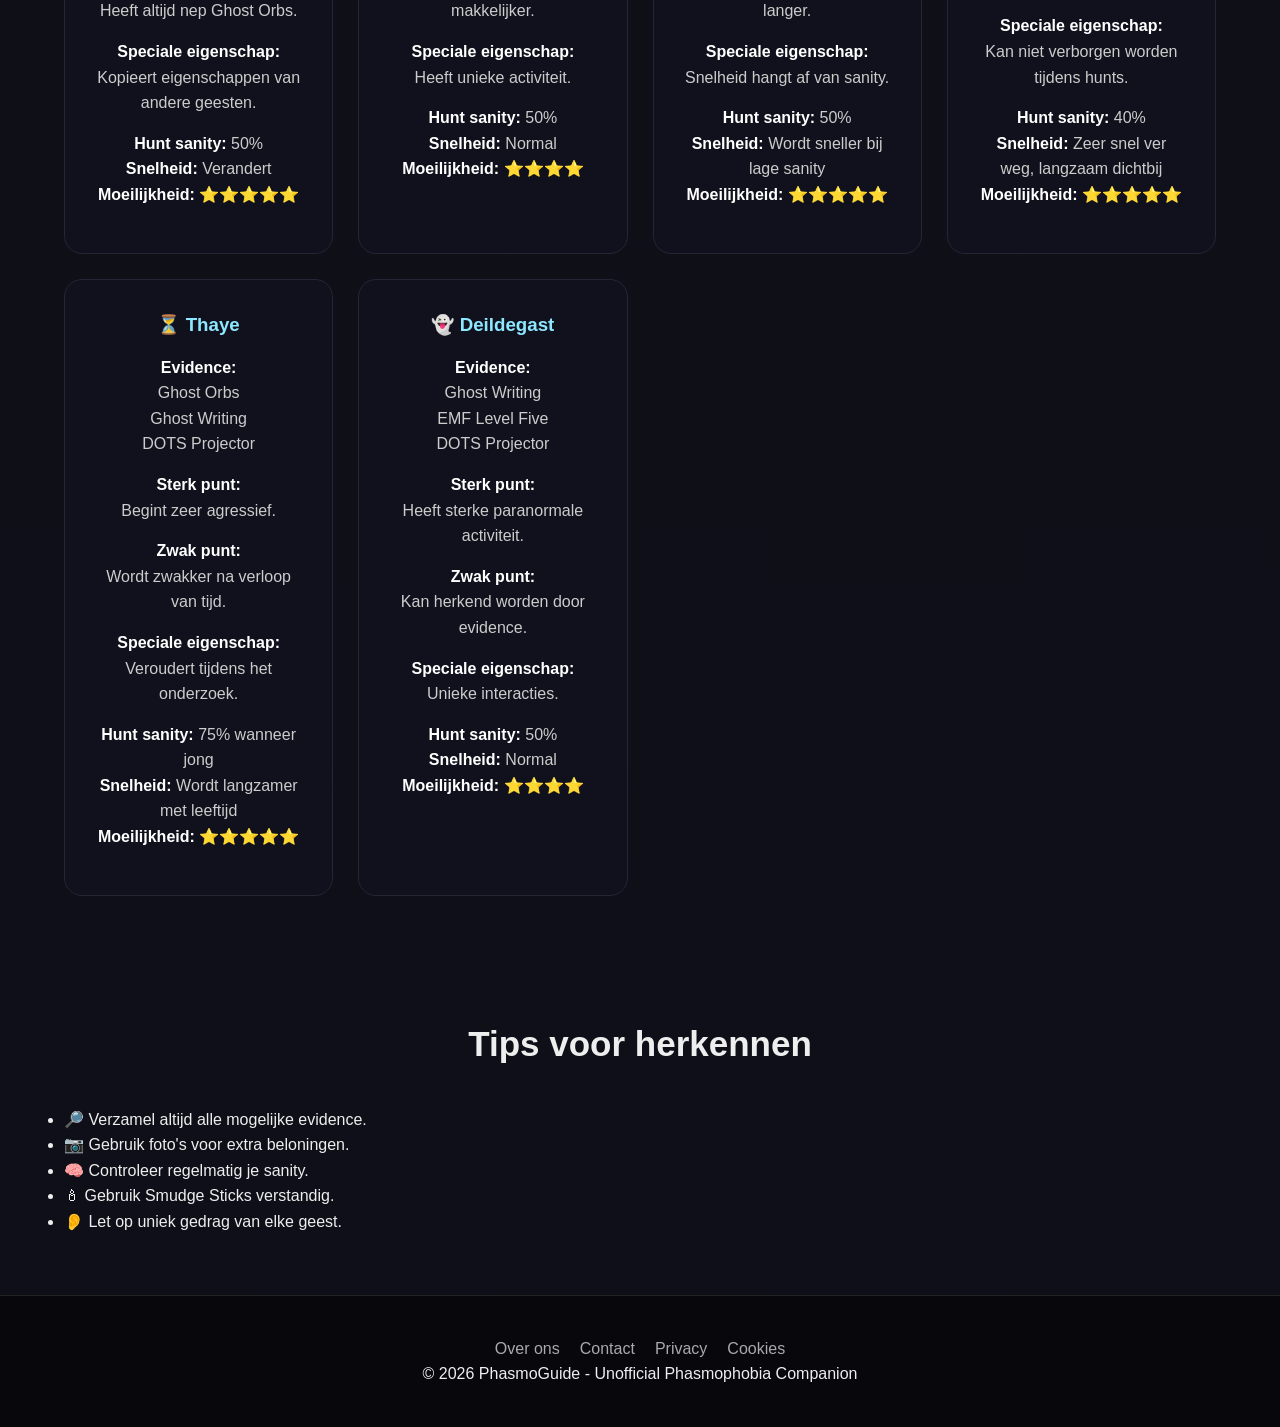
<file: ghosts.html>
<!DOCTYPE html>
<html lang="nl">

<head>

<meta charset="UTF-8">

<meta name="viewport" content="width=device-width, initial-scale=1.0">


<title>
PhasmoGuide - Geesten Database
</title>


<meta name="description" content="Bekijk alle Phasmophobia geesten met evidence, sterke punten, zwakke punten en speciale eigenschappen.">


<link rel="stylesheet" href="css/style.css">


</head>


<body>



<header class="header">



<a href="index.html" class="logo">

👻 <span>PhasmoGuide</span>

</a>





<nav class="navigation">


<a href="index.html">
Home
</a>


<a href="ghost-finder.html">
Ghost Finder
</a>


<a href="ghosts.html" class="active">
Geesten
</a>


<a href="maps.html">
Maps
</a>


<a href="equipment.html">
Equipment
</a>


<a href="guides.html">
Gidsen
</a>



</nav>





<select id="language-select">


<option value="nl">
🇳🇱 Nederlands
</option>


<option value="en">
🇬🇧 English
</option>


<option value="de">
🇩🇪 Deutsch
</option>


<option value="fr">
🇫🇷 Français
</option>


<option value="es">
🇪🇸 Español
</option>


</select>



</header>







<main>



<section class="hero">


<div class="hero-content">


<h1>
👻 Geesten Database
</h1>


<p>

Alle Phasmophobia geesten met hun bewijs, sterke punten, zwakke punten en unieke eigenschappen.

</p>


</div>


</section>







<section>


<h2>
Alle Geesten
</h2>



<div id="ghost-container" class="features">


<p>
Geesten worden geladen...
</p>



</div>



</section>







<section class="why">


<h2>
Tips voor herkennen
</h2>



<ul>


<li>
🔎 Verzamel altijd alle mogelijke evidence.
</li>


<li>
📷 Gebruik foto's voor extra beloningen.
</li>


<li>
🧠 Controleer regelmatig je sanity.
</li>


<li>
🕯 Gebruik Smudge Sticks verstandig.
</li>


<li>
👂 Let op uniek gedrag van elke geest.
</li>



</ul>


</section>


</main>





<footer>


<div class="footer-links">


<a href="about.html">
Over ons
</a>


<a href="contact.html">
Contact
</a>


<a href="privacy.html">
Privacy
</a>


<a href="cookies.html">
Cookies
</a>


</div>




<p>

© 2026 PhasmoGuide - Unofficial Phasmophobia Companion

</p>



</footer>







<script>


let ghosts = [];



// Ghost database laden

console.log("Ghost JSON laden...");

fetch("js/ghosts.json")

.then(response => response.json())

.then(data => {

console.log(data);

ghosts = data;

showGhosts(ghosts);

})

.catch(error => {

console.error("Fout bij laden ghosts.json:", error);

document.getElementById("ghost-container").innerHTML =
"<p>Fout: " + error + "</p>";

});







function showGhosts(list){


const container = document.getElementById(
"ghost-container"
);



container.innerHTML = "";





list.forEach(ghost => {



const card = document.createElement("div");



card.className = "card ghost-card";





card.innerHTML = `



<h3>

${ghost.icon} ${ghost.name}

</h3>



<p>

<strong>Evidence:</strong><br>

${ghost.evidence.join("<br>")}

</p>





<p>

<strong>Sterk punt:</strong><br>

${ghost.strength}

</p>





<p>

<strong>Zwak punt:</strong><br>

${ghost.weakness}

</p>





<p>

<strong>Speciale eigenschap:</strong><br>

${ghost.ability}

</p>





<p>

<strong>Hunt sanity:</strong>

${ghost.hunt_sanity}

<br>


<strong>Snelheid:</strong>

${ghost.speed}


<br>


<strong>Moeilijkheid:</strong>

${"⭐".repeat(ghost.difficulty)}

</p>



`;





container.appendChild(card);



});



}



</script>





<script src="js/app.js" defer></script>

<script src="js/language.js" defer></script>



</body>

</html>
</file>
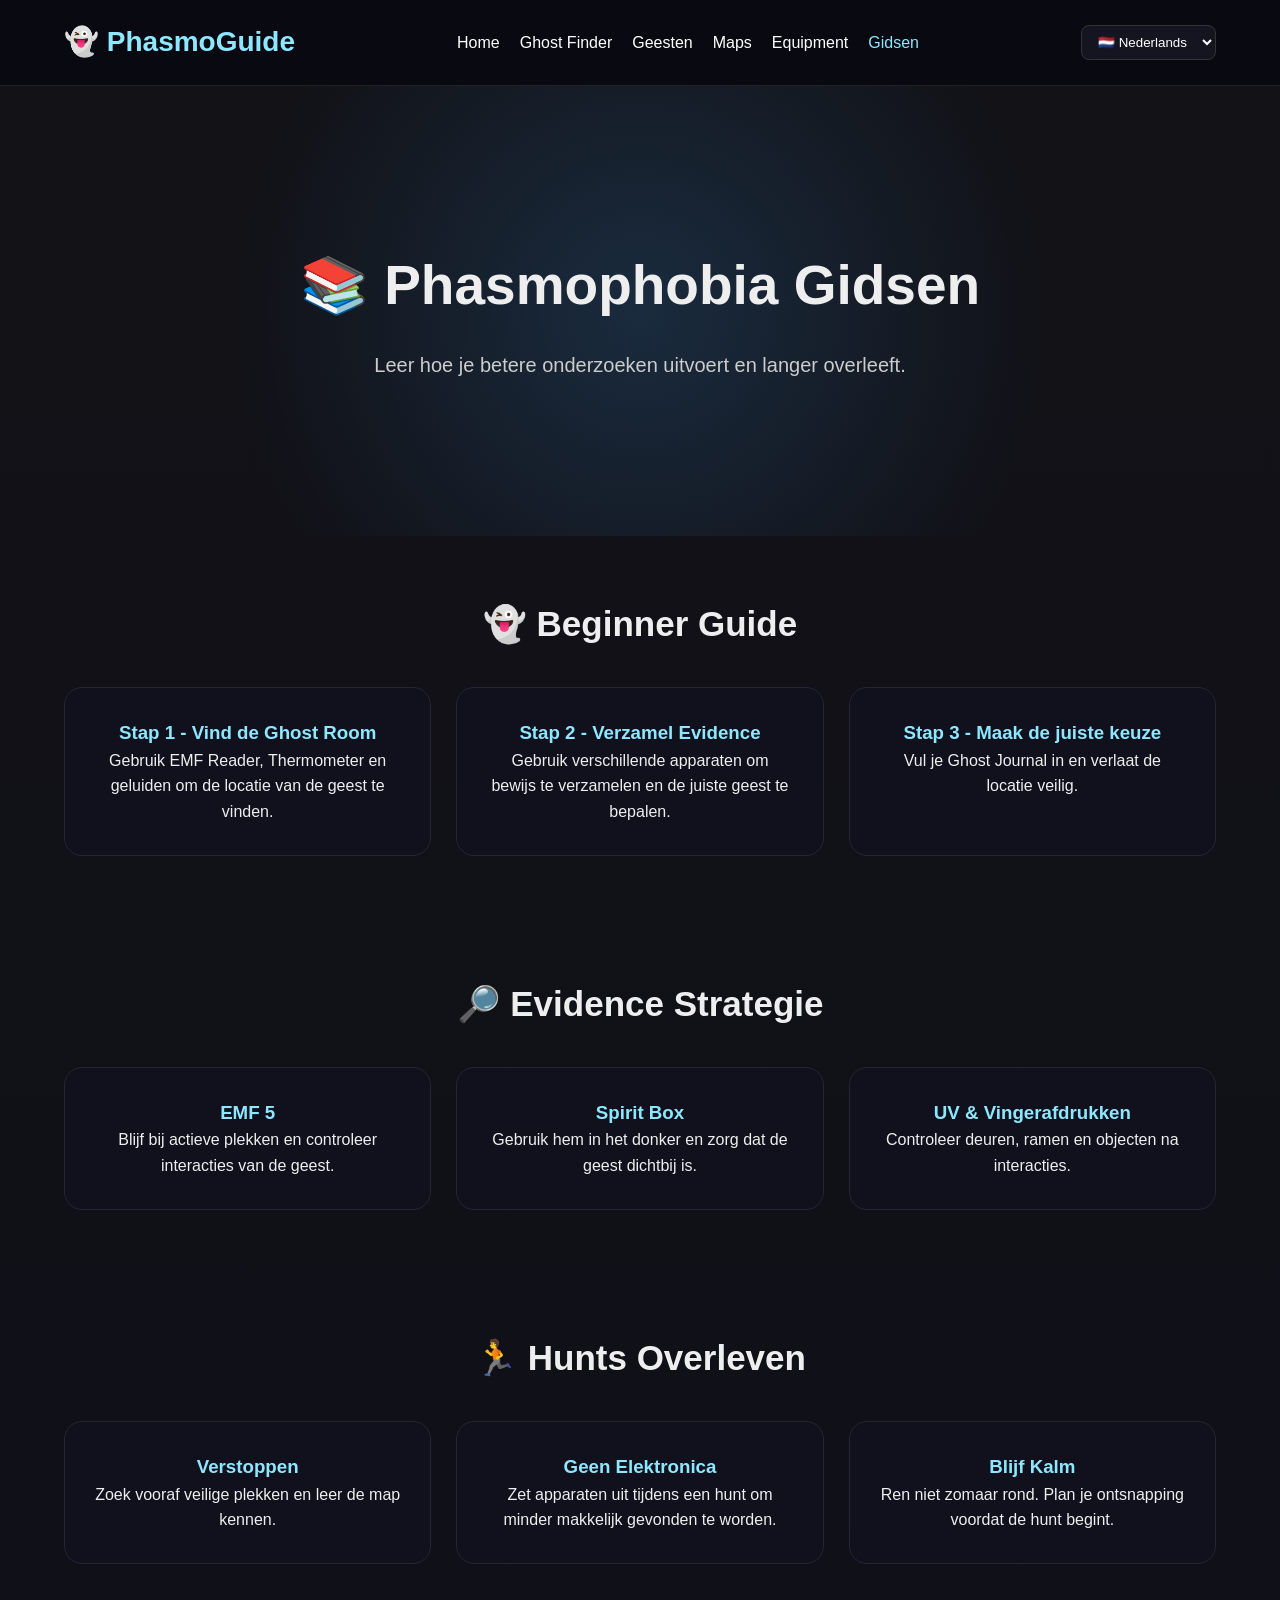
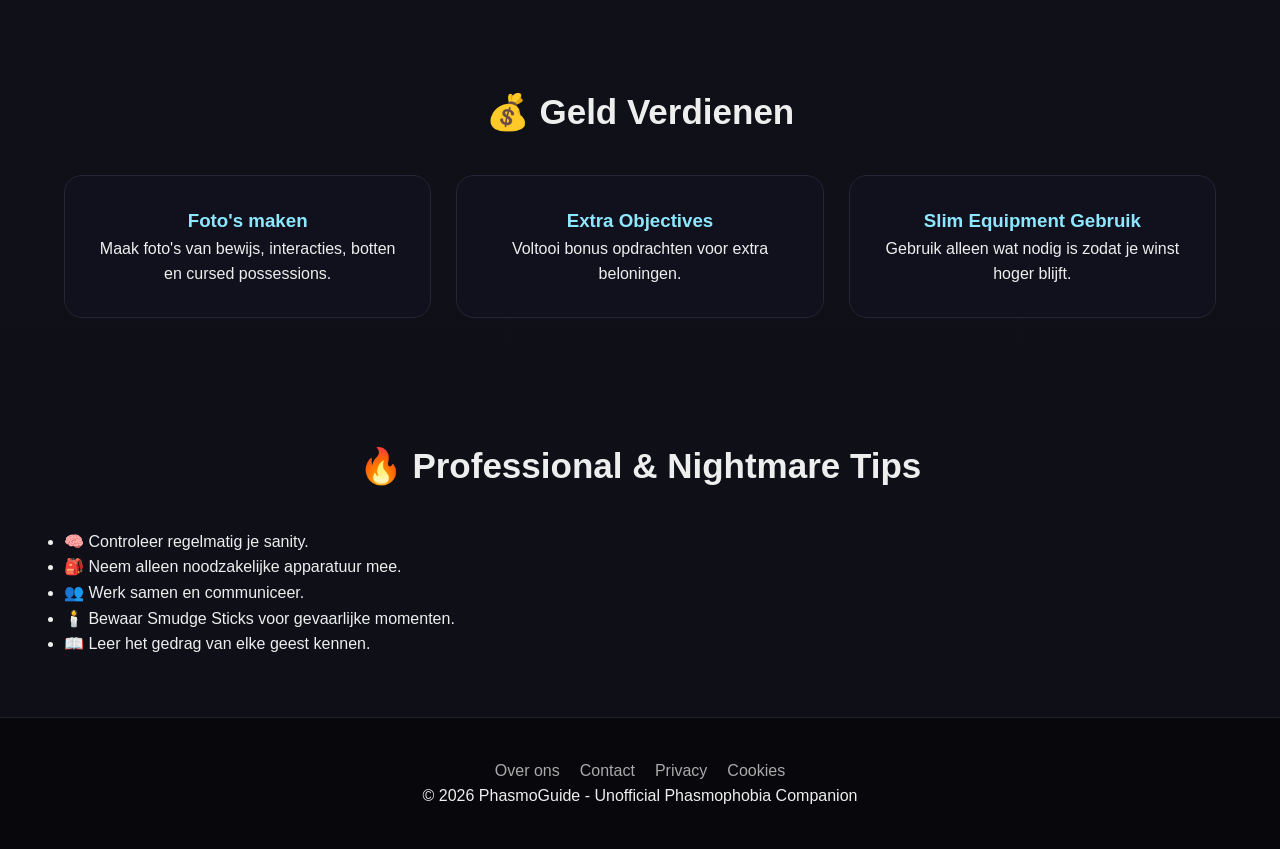
<file: guides.html>
<!DOCTYPE html>
<html lang="nl">

<head>

<meta charset="UTF-8">

<meta name="viewport" content="width=device-width, initial-scale=1.0">

<title>PhasmoGuide - Gidsen</title>

<meta name="description" content="Phasmophobia strategieën, beginnersgidsen en handige onderzoekstips.">

<link rel="stylesheet" href="css/style.css">

</head>


<body>


<header class="header">


<a href="index.html" class="logo">

👻 <span>PhasmoGuide</span>

</a>




<nav class="navigation">


<a href="index.html">
Home
</a>


<a href="ghost-finder.html">
Ghost Finder
</a>


<a href="ghosts.html">
Geesten
</a>


<a href="maps.html">
Maps
</a>


<a href="equipment.html">
Equipment
</a>


<a href="guides.html" class="active">
Gidsen
</a>


</nav>




<select id="language-select">


<option value="nl">
🇳🇱 Nederlands
</option>


<option value="en">
🇬🇧 English
</option>


<option value="de">
🇩🇪 Deutsch
</option>


<option value="fr">
🇫🇷 Français
</option>


<option value="es">
🇪🇸 Español
</option>


</select>



</header>







<main>





<section class="hero">


<div class="hero-content">


<h1>
📚 Phasmophobia Gidsen
</h1>


<p>
Leer hoe je betere onderzoeken uitvoert en langer overleeft.
</p>


</div>


</section>








<section>


<h2>
👻 Beginner Guide
</h2>



<div class="features">



<div class="card">


<h3>
Stap 1 - Vind de Ghost Room
</h3>


<p>

Gebruik EMF Reader, Thermometer en geluiden om de locatie van de geest te vinden.

</p>


</div>




<div class="card">


<h3>
Stap 2 - Verzamel Evidence
</h3>


<p>

Gebruik verschillende apparaten om bewijs te verzamelen en de juiste geest te bepalen.

</p>


</div>




<div class="card">


<h3>
Stap 3 - Maak de juiste keuze
</h3>


<p>

Vul je Ghost Journal in en verlaat de locatie veilig.

</p>


</div>


</div>


</section>








<section>


<h2>
🔎 Evidence Strategie
</h2>



<div class="features">



<div class="card">


<h3>
EMF 5
</h3>


<p>

Blijf bij actieve plekken en controleer interacties van de geest.

</p>


</div>





<div class="card">


<h3>
Spirit Box
</h3>


<p>

Gebruik hem in het donker en zorg dat de geest dichtbij is.

</p>


</div>





<div class="card">


<h3>
UV & Vingerafdrukken
</h3>


<p>

Controleer deuren, ramen en objecten na interacties.

</p>


</div>



</div>


</section>









<section>


<h2>
🏃 Hunts Overleven
</h2>



<div class="features">



<div class="card">


<h3>
Verstoppen
</h3>


<p>

Zoek vooraf veilige plekken en leer de map kennen.

</p>


</div>




<div class="card">


<h3>
Geen Elektronica
</h3>


<p>

Zet apparaten uit tijdens een hunt om minder makkelijk gevonden te worden.

</p>


</div>




<div class="card">


<h3>
Blijf Kalm
</h3>


<p>

Ren niet zomaar rond. Plan je ontsnapping voordat de hunt begint.

</p>


</div>



</div>


</section>









<section>


<h2>
💰 Geld Verdienen
</h2>



<div class="features">



<div class="card">

<h3>
Foto's maken
</h3>

<p>

Maak foto's van bewijs, interacties, botten en cursed possessions.

</p>

</div>




<div class="card">

<h3>
Extra Objectives
</h3>

<p>

Voltooi bonus opdrachten voor extra beloningen.

</p>

</div>




<div class="card">

<h3>
Slim Equipment Gebruik
</h3>

<p>

Gebruik alleen wat nodig is zodat je winst hoger blijft.

</p>

</div>



</div>


</section>








<section>


<h2>
🔥 Professional & Nightmare Tips
</h2>


<ul>


<li>
🧠 Controleer regelmatig je sanity.
</li>


<li>
🎒 Neem alleen noodzakelijke apparatuur mee.
</li>


<li>
👥 Werk samen en communiceer.
</li>


<li>
🕯️ Bewaar Smudge Sticks voor gevaarlijke momenten.
</li>


<li>
📖 Leer het gedrag van elke geest kennen.
</li>


</ul>



</section>






</main>








<footer>


<div class="footer-links">


<a href="about.html">
Over ons
</a>


<a href="contact.html">
Contact
</a>


<a href="privacy.html">
Privacy
</a>


<a href="cookies.html">
Cookies
</a>


</div>


<p>

© 2026 PhasmoGuide - Unofficial Phasmophobia Companion

</p>


</footer>







<script src="js/app.js" defer></script>



</body>

</html>
</file>
<file: css/style.css>
/* ===================================
   PhasmoGuide Main Styles
   Updated + Ghost Finder Support
=================================== */


* {

    margin:0;

    padding:0;

    box-sizing:border-box;

}



html {

    scroll-behavior:smooth;

}



body {

    font-family:Arial, Helvetica, sans-serif;

    background:
    linear-gradient(
        rgba(5,5,10,0.95),
        rgba(10,10,20,0.98)
    );

    color:#eeeeee;

    min-height:100vh;

    line-height:1.6;

}





/* =========================
   Accessibility
========================= */


.sr-only {

    position:absolute;

    width:1px;

    height:1px;

    overflow:hidden;

}






/* =========================
   Header
========================= */


.header {

    display:flex;

    justify-content:space-between;

    align-items:center;

    padding:20px 5%;

    background:#090912;

    border-bottom:1px solid #222;

    position:sticky;

    top:0;

    z-index:1000;

}



.logo {

    font-size:28px;

    font-weight:bold;

    color:#8de8ff;

    text-decoration:none;

}



.logo:hover {

    color:#3aa7ff;

}





.navigation {

    display:flex;

    gap:20px;

}



.navigation a {

    color:white;

    text-decoration:none;

    transition:.3s;

}



.navigation a:hover,

.navigation a.active {

    color:#8de8ff;

}





#language-select {

    background:#151522;

    color:white;

    border:1px solid #333;

    padding:8px 12px;

    border-radius:8px;

}







/* =========================
   Hero
========================= */


.hero {

    min-height:50vh;

    display:flex;

    align-items:center;

    justify-content:center;

    text-align:center;

    padding:40px 20px;


    background:

    radial-gradient(

        circle,

        rgba(50,120,180,.25),

        transparent 60%

    );

}



.hero h1 {

    font-size:55px;

    margin-bottom:20px;

}



.hero p {

    font-size:20px;

    color:#ccc;

    max-width:700px;

}







/* =========================
   Buttons
========================= */


.button {

    display:inline-block;

    background:#3aa7ff;

    color:white;

    padding:15px 30px;

    border-radius:12px;

    text-decoration:none;

    font-weight:bold;

    border:none;

    cursor:pointer;

    transition:.3s;

}



.button:hover {

    transform:translateY(-3px);

    box-shadow:0 0 20px #3aa7ff;

}



.button.secondary {

    background:#202030;

    border:1px solid #444;

}





.finder-buttons {

    display:flex;

    justify-content:center;

    gap:20px;

    margin-top:40px;

}

/* =========================
   Sections
========================= */


main section {

    padding:60px 5%;

}



h2 {

    text-align:center;

    font-size:35px;

    margin-bottom:35px;

}





/* =========================
   Ghost Finder Evidence
========================= */


.evidence-grid {

    display:grid;

    grid-template-columns:
    repeat(auto-fit,minmax(220px,1fr));

    gap:20px;

    max-width:1000px;

    margin:auto;

}





.evidence-card {

    background:#151522;

    border:1px solid #333;

    padding:25px;

    border-radius:15px;

    cursor:pointer;

    text-align:center;

    transition:.3s;

    font-size:18px;

}





.evidence-card:hover {

    border-color:#3aa7ff;

    transform:translateY(-5px);

}





.evidence-card input {

    margin-right:10px;

    width:18px;

    height:18px;

}





.evidence-card:has(input:checked) {

    border-color:#8de8ff;

    box-shadow:0 0 15px rgba(58,167,255,.5);

}





/* =========================
   Ghost Finder Results
========================= */


#ghost-results {

    margin-top:30px;

}





.ghost-grid {

    display:grid;

    grid-template-columns:
    repeat(auto-fit,minmax(260px,1fr));

    gap:25px;

}





.ghost-card {

    background:#11111d;

    border:1px solid #252535;

    padding:25px;

    border-radius:18px;

    text-align:center;

    transition:.3s;

}





.ghost-card:hover {

    transform:translateY(-8px);

    border-color:#3aa7ff;

    box-shadow:0 10px 30px rgba(0,0,0,.4);

}





.ghost-card h3 {

    color:#8de8ff;

    margin-bottom:15px;

}





.ghost-card p {

    color:#cccccc;

    margin-bottom:15px;

}





.ghost-card strong {

    color:#ffffff;

}







/* =========================
   Feature Cards
========================= */


.features {

    display:grid;

    grid-template-columns:
    repeat(auto-fit,minmax(250px,1fr));

    gap:25px;

}





.card {

    background:#11111d;

    border:1px solid #252535;

    padding:30px;

    border-radius:18px;

    transition:.3s;

    text-align:center;

}





.card:hover {

    transform:translateY(-8px);

    border-color:#3aa7ff;

}





.card-icon {

    font-size:45px;

    margin-bottom:15px;

}





.card h3 {

    color:#8de8ff;

}





.card a {

    color:#3aa7ff;

    text-decoration:none;

}








/* =========================
   Advertisement
========================= */


.ad-placeholder {

    height:120px;

    background:#101018;

    border:1px dashed #555;

    display:flex;

    justify-content:center;

    align-items:center;

    color:#777;

    border-radius:12px;

}







/* =========================
   Footer
========================= */


footer {

    background:#07070c;

    text-align:center;

    padding:40px 20px;

    border-top:1px solid #222;

}





.footer-links {

    display:flex;

    justify-content:center;

    gap:20px;

    flex-wrap:wrap;

}





.footer-links a {

    color:#aaa;

    text-decoration:none;

}







/* =========================
   Mobile
========================= */


@media(max-width:900px){



.header {

    flex-direction:column;

    gap:20px;

}



.navigation {

    flex-wrap:wrap;

    justify-content:center;

}



.hero h1 {

    font-size:38px;

}





.finder-buttons {

    flex-direction:column;

}



.button {

    width:100%;

}





.evidence-grid {

    grid-template-columns:1fr;

}



}




@media(max-width:500px){



.logo {

    font-size:22px;

}



h2 {

    font-size:28px;

}



.ghost-card {

    padding:20px;

}



}
</file>
